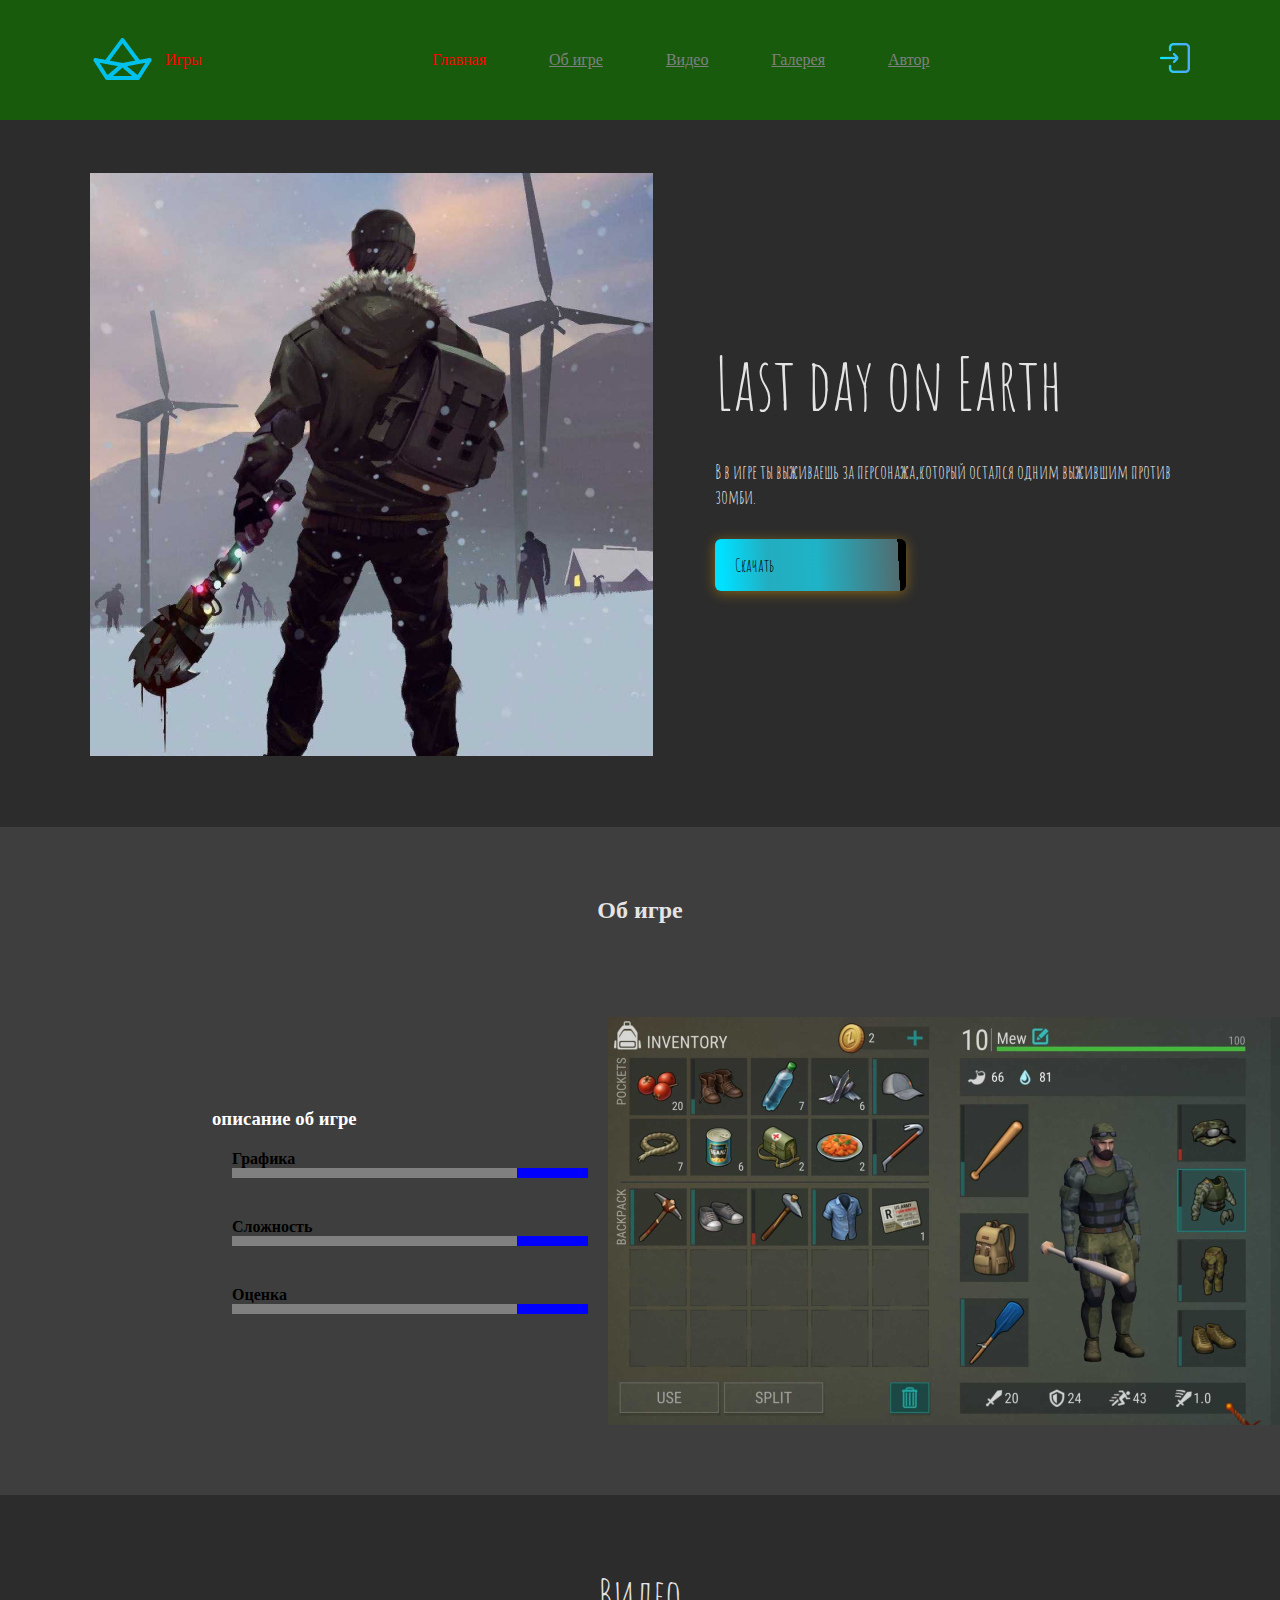
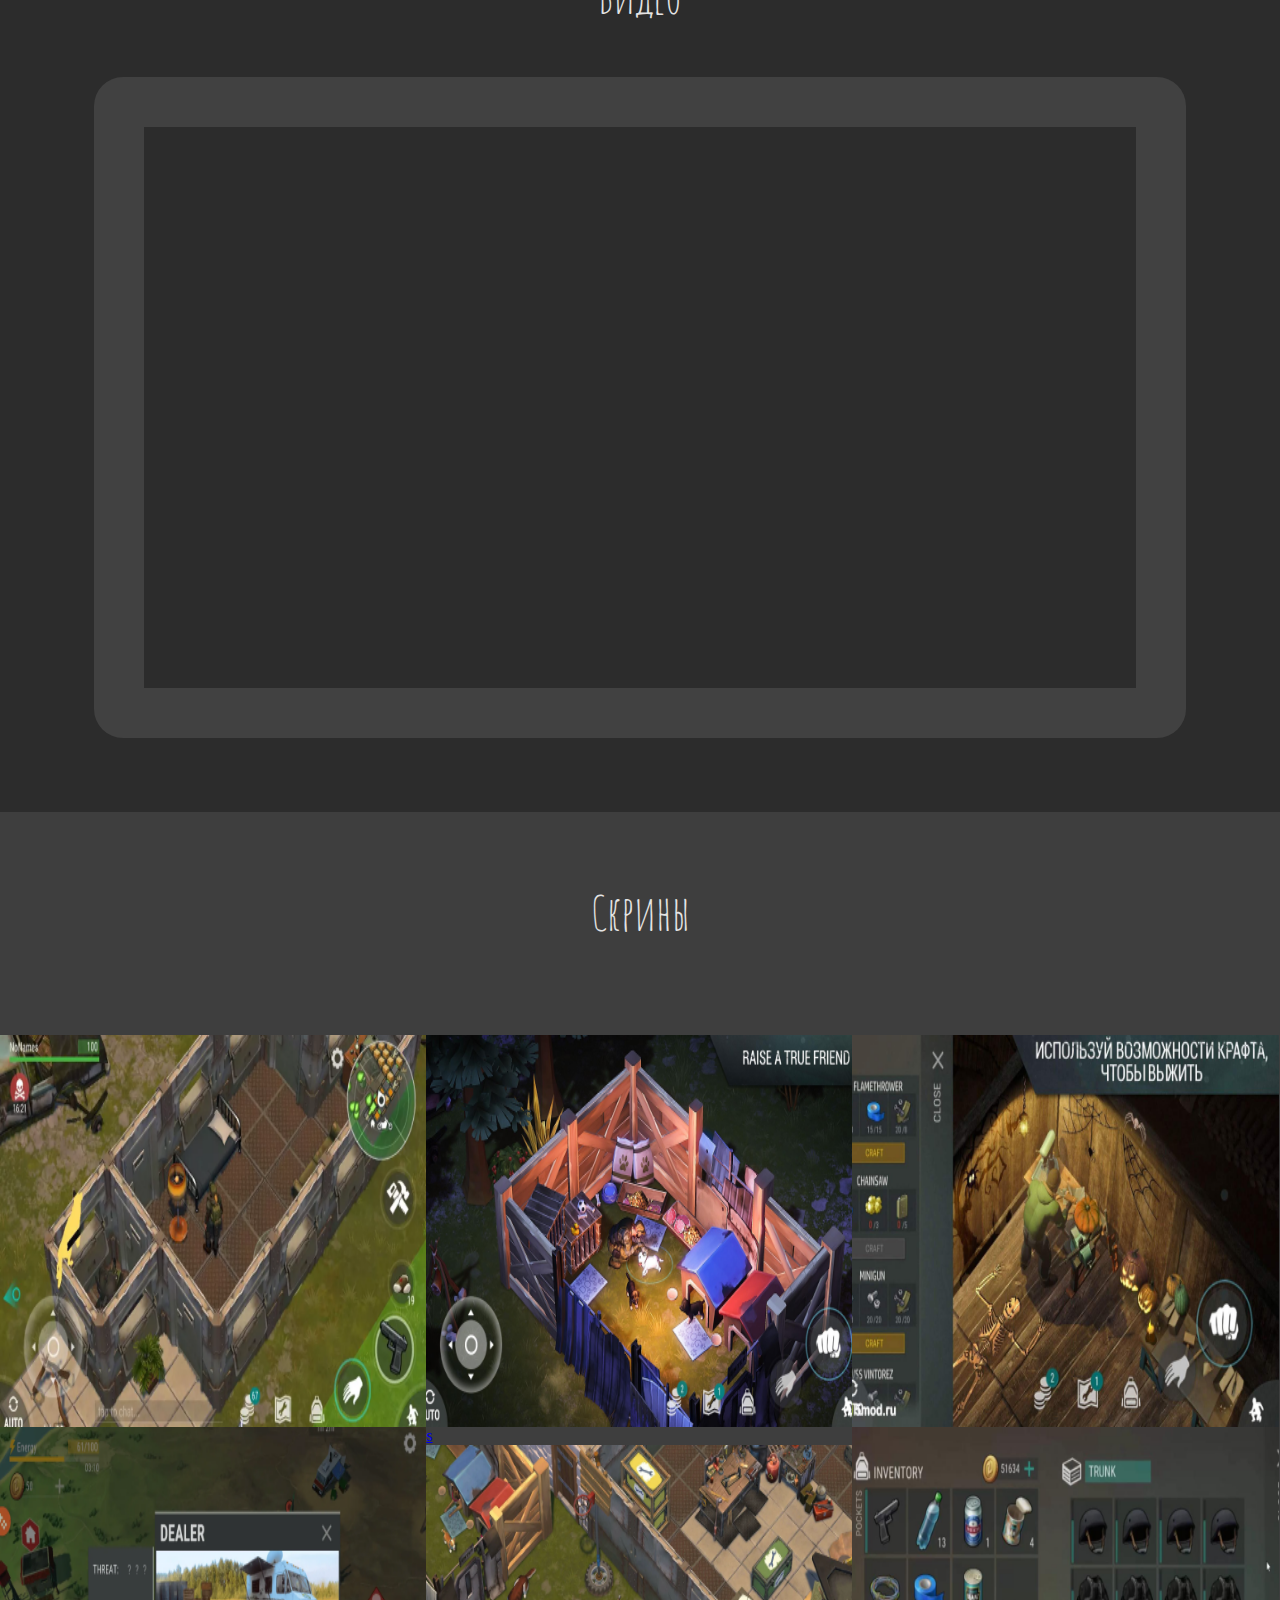
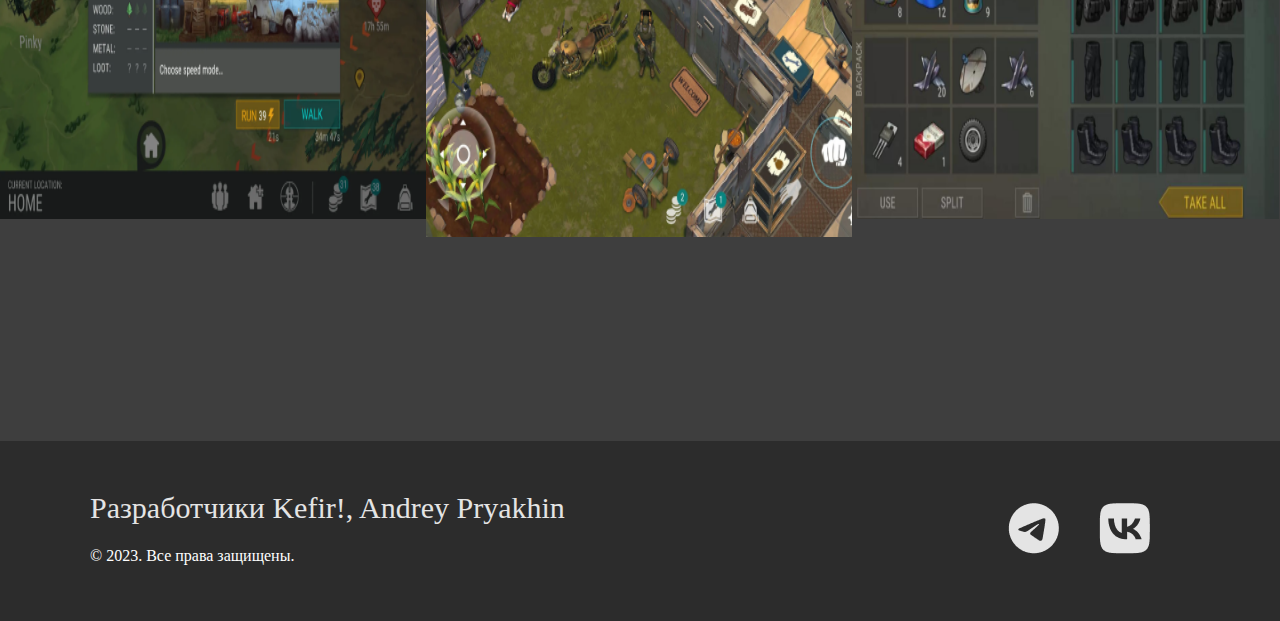
<file: index.html>
<!DOCTYPE html>
<html>
<head>
	<meta charset="utf-8">
	<meta name="viewport" content="width=device-width, initial-scale=1">
	<title>Сайт визитка</title>
	<link rel="stylesheet" type="text/css" href="css/style.css">
	<link rel="preconnect" href="https://fonts.googleapis.com">  
	<link rel="preconnect" href="https://fonts.gstatic.com" crossorigin>  
	<link href="https://fonts.googleapis.com/css2?family=Amatic+SC&display=swap" rel="stylesheet">
	<link rel="shortcut icon" type="img/png" href="img/tg.png">

	<script src="https://ajax.googleapis.com/ajax/libs/jquery/3.1.1/jquery.min.js"></script>
	<link rel="stylesheet" type="text/css" href="https://wsxzaq127.github.io/style.css">
</head>
<body>

	</div>
	<header class="header">
		<div class="container container_header">
			<div class="logo__block">
				<img class="logo" src="img/logo.png">
				<span class="logo__text">Игры</span>
			</div>
			<nav class="nav">
				<ul class="nav__list">
					<li class="nav__item">Главная</li>
					<li class="nav__item">
						<a href="ob game.html" class="nav__link">Об игре</a>
					</li>
					<li class="nav__item">
						<a href="video.html"class="nav__link">Видео</a>
					</li>
					<li class="nav__item">
						<a href="gallery.html" class="nav__link">Галерея</a>
					</li>
					<li class="nav__item">
					<a href="author.html" class="nav__link">Автор</a>
				</li>
				</ul>
			</nav>
			<a href="form.html">
			<img class="exit" src="img/exit.png">
			</a>
		</div>
	</header>
<main class="main">
	<section class="hero-block">
		<div class="container container_hero-block">
			<img class="hero-block__img" src="img/da.png">
			<div class="hero-block__content">
				<h1 class="hero-block__title">Last day on Earth</h1>
				<p class="hero-block__text">В в игре ты выживаешь за персонажа,который остался одним выжившим против зомби.
</p>
<a href="https://ldoe.kefirgames.ru/?ysclid=lpzhe80ban841953911" class="hero-block__link"target=_blank>Скачать</a>
			</div>
		</div>
	</section>
	<section class="about">
		<div class="container container_about">
			<h2 class="about__title">Об игре</h2>
			<div class="about__content">
				<div class="about__bar">
					<h3 class="bar__title">описание об игре</h3>
					<ul class="bar__list">
						<li class="bar__item">
							<h4 class="bar__rate__title">Графика</h4>
							<div class="bar__rate__full">
								<div class="bar__rate__done"></div>
							</div>
						</li>
						<li class="bar__item">
							<h4 class="bar__rate__title">Сложность</h4>
							<div class="bar__rate__full">
								<div class="bar__rate__done"></div>
							</div>
						</li>
						<li class="bar__item">
							<h4 class="bar__rate__title">Оценка</h4>
							<div class="bar__rate__full">
								<div class="bar__rate__done"></div>
							</div>
						</li>
					</ul>
				</div>
				
				<img class="about__img" src="img/net.png">
			</div>
		</div>
	</section>
	<section class="video">
		<div class="container container_video">
			<h2 class="video__title">Видео</h2>
			<iframe class="video__video" src="https://www.youtube.com/embed/GX77o8UyxTU?si=F4XVhfF3JnauCdc4" title="YouTube video player" frameborder="0" allow="accelerometer; autoplay; clipboard-write; encrypted-media; gyroscope; picture-in-picture; web-share" allowfullscreen></iframe>
		</div>
	</section>
	<section class="gallery">
		<h2 class="gallery__title">Скрины</h2>
		<ul class="gallery__list">
			<li class="gallery__item">
				<a class="lightzoom gallery__link" href="img/gg.png">
					<img class="gallery__img" src="img/gg.png">
				</a>
			</li>
			<li class="gallery__item">
				<a class="lightzoom gallery__link" href="img/dog.png">
					<img class="gallery__img" src="img/dog.png">
				</a>
			</li>
			<li class="gallery__item">
				<a class="lightzoom gallery__link" href="img/hom.png">
					<img class="gallery__img" src="img/hom.png">
				</a>
			</li>
			<li class="gallery__item">
				<a class="lightzoom gallery__link" href="img/i.png">
					<img class="gallery__img" src="img/i.png">
				</a>
			</li>
			<li class="gallery__item">
				<a class="lightzoom gallery__link" href="img/yes.png">s
					<img class="gallery__img" src="img/yes.png">
				</a>
			</li>
			<li class="gallery__item">
				<a class="lightzoom gallery__link" href="img/ivent.png">
					<img class="gallery__img" src="img/ivent.png">
				</a>
			</li>
		</ul>
	</section>
</main>
<footer class="footer">
	<div class="container container_footer">
		<div class="footer__content">
			<h3 class="footer__title">Разработчики Kefir!, Andrey Pryakhin</h3>
			<p class="footer__text">&copy; 2023. Все права защищены.</p>
		</div>
		<ul class="footer__list">
			<li class="footer__item">
				<a href="https://web.telegram.org/k/#@bulkin_live" target=_blank class="footer__link">
					<img src="img/tg.png" class="footer__img">
				</a>
			</li>
			<li class="footer__item">
				<a href="https://vk.com/opaokyn" target=_blank class="footer__link">
					<img src="img/vk.png" class="footer__img">
				</a>
			</li>
		</ul>
	</div>
</footer>

<script type="text/javascript" src="https://wsxzaq127.github.io/lightzoom.js"></script>
<script type="text/javascript">
jQuery('.lightzoom').lightzoom({speed: 400, viewTitle: true});
</script>
</body>
</html>
</file>
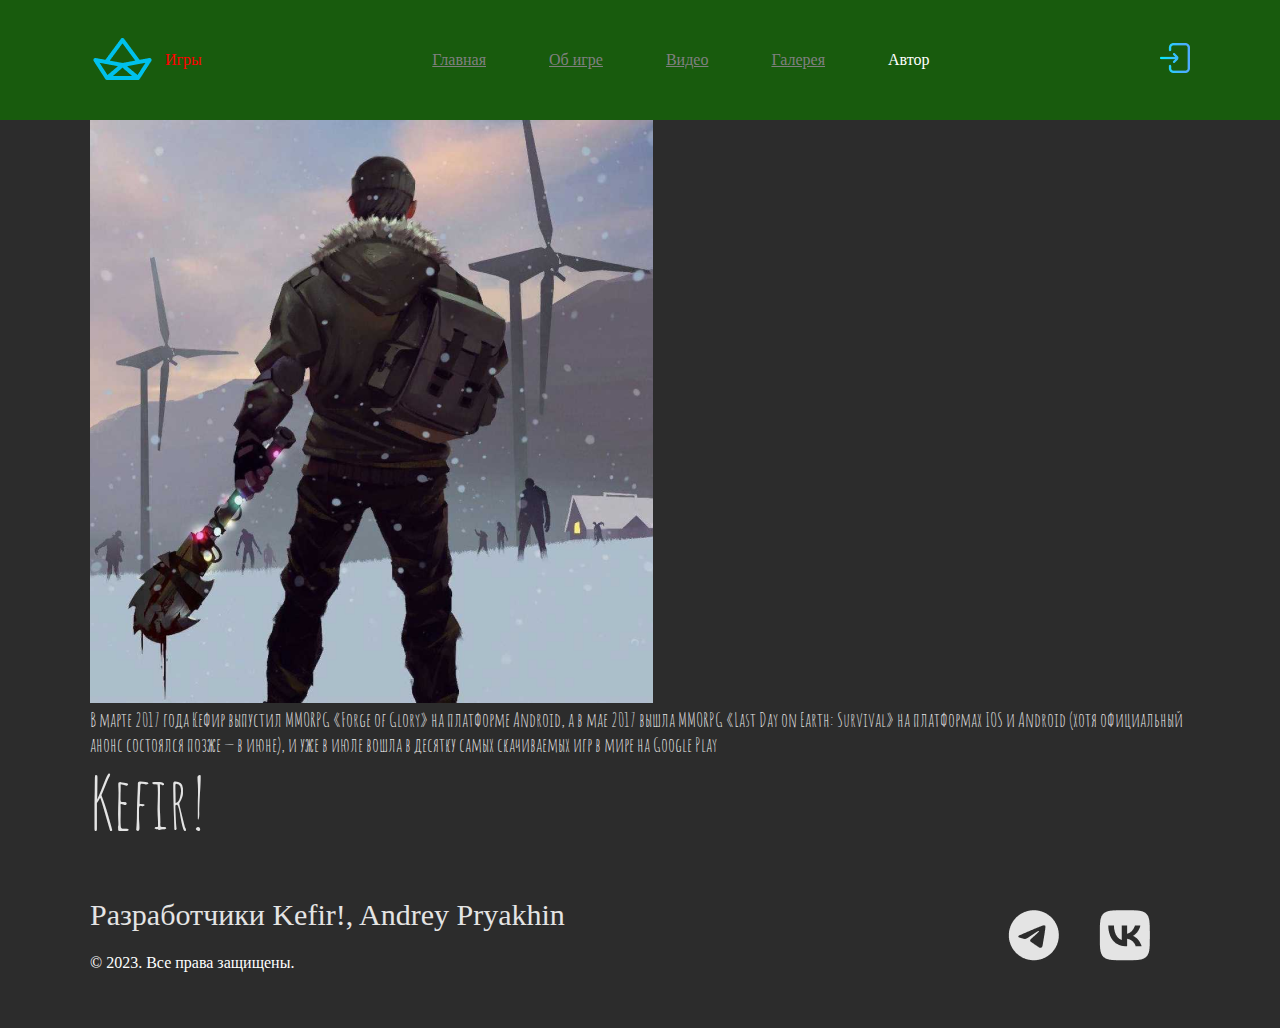
<file: author.html>
<!DOCTYPE html>
<html>
<head>
	<meta charset="utf-8">
	<meta name="viewport" content="width=device-width, initial-scale=1">
	<title>Автор</title>
	<link rel="stylesheet" type="text/css" href="css/style.css">
	<link rel="preconnect" href="https://fonts.googleapis.com">  
	<link rel="preconnect" href="https://fonts.gstatic.com" crossorigin>  
	<link href="https://fonts.googleapis.com/css2?family=Amatic+SC&display=swap" rel="stylesheet">

</head>
<body>
	<header class="header">
		<div class="container container_header">
			<div class="logo__block">
				<img class="logo" src="img/logo.png">
				<span class="logo__text">Игры</span>
			</div>
			<nav class="nav">
				<ul class="nav__list">
					<li class="nav__item">
						<a href="index.html" class="nav__link">Главная</a>
					</li>
					<li class="nav__item">
						<a href="ob game.html" class="nav__link">Об игрe</a>
					</li>
					<li class="nav__item">
						<a href="video.html" class="nav__link">Видео</a>
					</li>
					<li class="nav__item">
						<a href="gallery.html"class="nav__link">Галерея</a>
					</li>
					<li class="nav__item">Автор</li>
				</ul>
			</nav>
			<a href="form.html">
			<img class="exit" src="img/exit.png">
			</a>
		</div>
	</header>
	<main>
		<section class="author">
			<div class="container container_author">
				<img class="hero-block__img" src="img/da.png">
				<h1 class="author__cc">В марте 2017 года Кефир выпустил MMORPG «Forge of Glory» на платформе Android, а в мае 2017 вышла MMORPG «Last Day on Earth: Survival» на платформах IOS и Android (хотя официальный анонс состоялся позже — в июне), и уже в июле вошла в десятку самых скачиваемых игр в мире на Google Play</h1>
				<h1 class="block_author">Kefir!</h1>
			</div>
		</section>
	</main>
	<footer class="footer">
		<div class="container container_footer">
		<div class="footer__content">
			<h3 class="footer__title">Разработчики Kefir!, Andrey Pryakhin</h3>
			<p class="footer__text">&copy; 2023. Все права защищены.</p>
		</div>
		<ul class="footer__list">
			<li class="footer__item">
				<a href="https://web.telegram.org/k/#@bulkin_live" target=_blank class="footer__link">
					<img src="img/tg.png" class="footer__img">
				</a>
			</li>
			<li class="footer__item">
				<a href="https://vk.com/opaokyn" target=_blank class="footer__link">
					<img src="img/vk.png" class="footer__img">
				</a>
			</li>
		</ul>
	</div>
	</footer>
</body>
</html>
</file>
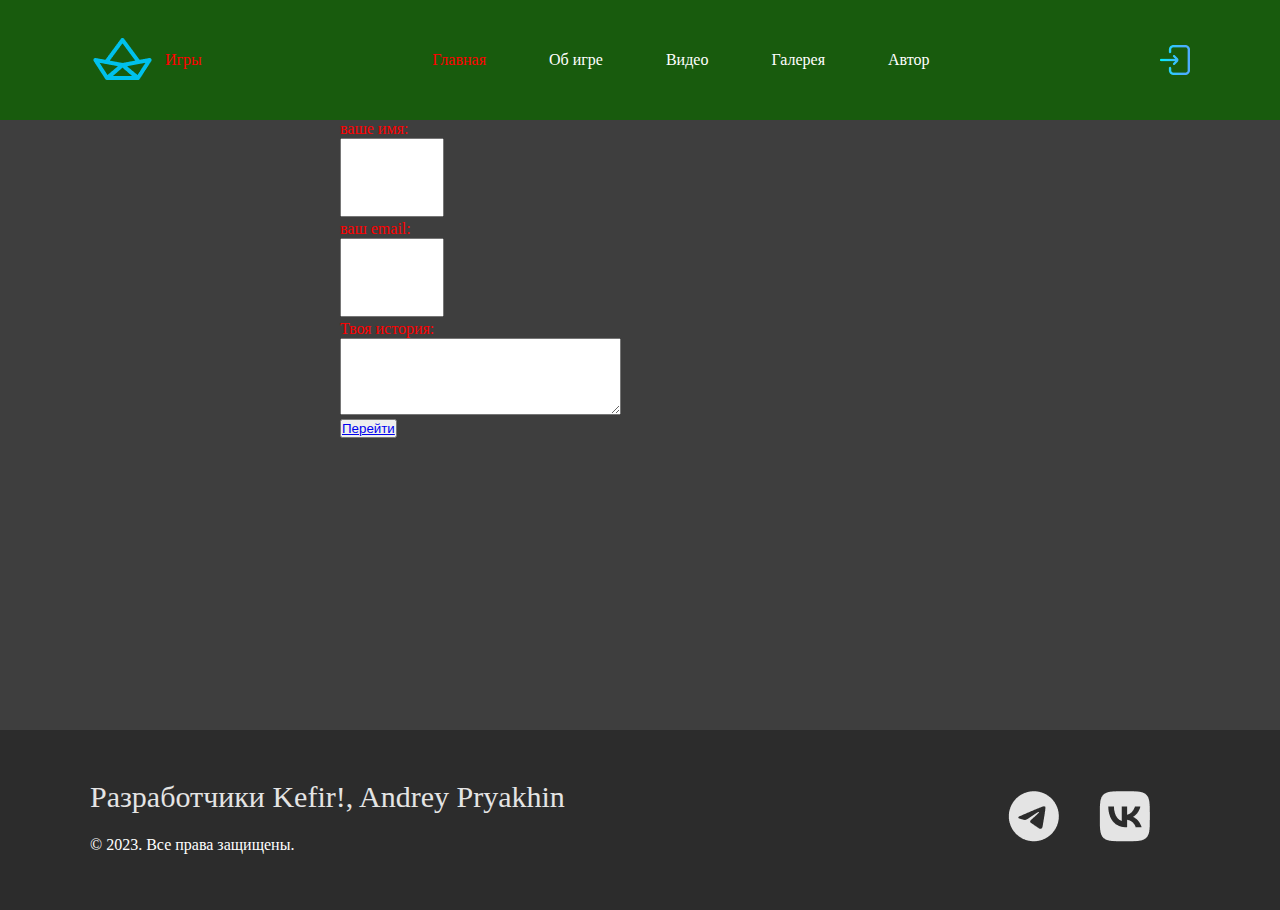
<file: form.html>
<!DOCTYPE html>
<html>
<head>
	<meta charset="utf-8">
	<meta name="viewport" content="width=device-width, initial-scale=1">
	<title>Заполните следующее поле</title>
	<link rel="stylesheet" type="text/css" href="css/style.css">
	<link rel="preconnect" href="https://fonts.googleapis.com">  
	<link rel="preconnect" href="https://fonts.gstatic.com" crossorigin>  
	<link href="https://fonts.googleapis.com/css2?family=Amatic+SC&display=swap" rel="stylesheet">
</head>
<body>
	<header class="header">
		<div class="container container_header">
			<div class="logo__block">
				<img class="logo" src="img/logo.png">
				<span class="logo__text">Игры</span>
			</div>
			<nav class="nav">
				<ul class="nav__list">
					<li class="nav__item">Главная</li>
					<li class="nav__item">Об игрe</li>
					<li class="nav__item">Видео</li>
					<li class="nav__item">Галерея</li>
					<li class="nav__item">Автор</li>
				</ul>
			</nav>
			<img class="exit" src="img/exit.png">
		</div>
	</header>
	<main class="main_form">
	<form action="" method="get" class="form">
	  <div class="form-example">
	    <label class="ladel_form" for="name">ваше имя: </label>
	    <input class="input_form" type="text" name="name" id="name" required />
	  </div>
	  <div class="form-example">
	    <label class="ladel_form" for="email">ваш email: </label>
	    <input class="input_form" type="email" name="email" id="email" required />
	  </div>
	  <div class="form-example">
	  	<label class="ladel_form" for="story">Твоя история:</label>
		<textarea id="story" name="story" rows="5" cols="33">
		</textarea>
	    <button type="submit" value="Отправить!">
	    	<a href="index.html">Перейти</a>
	     </button>
	</div>
	</form>
	</main>
	<footer class="footer">
		<div class="container container_footer">
			<div class="footer__content">
				<h3 class="footer__title">Разработчики Kefir!, Andrey Pryakhin</h3>
				<p class="footer__text">&copy; 2023. Все права защищены.</p>
			</div>
			<ul class="footer__list">
				<li class="footer__item">
					<a href="https://web.telegram.org/k/#@bulkin_live" target=_blank class="footer__link">
						<img src="img/tg.png" class="footer__img">
					</a>
				</li>
				<li class="footer__item">
					<a href="https://vk.com/opaokyn" target=_blank class="footer__link">
						<img src="img/vk.png" class="footer__img">
					</a>
				</li>
			</ul>
		</div>
	</footer>
</body>
</html>
</file>
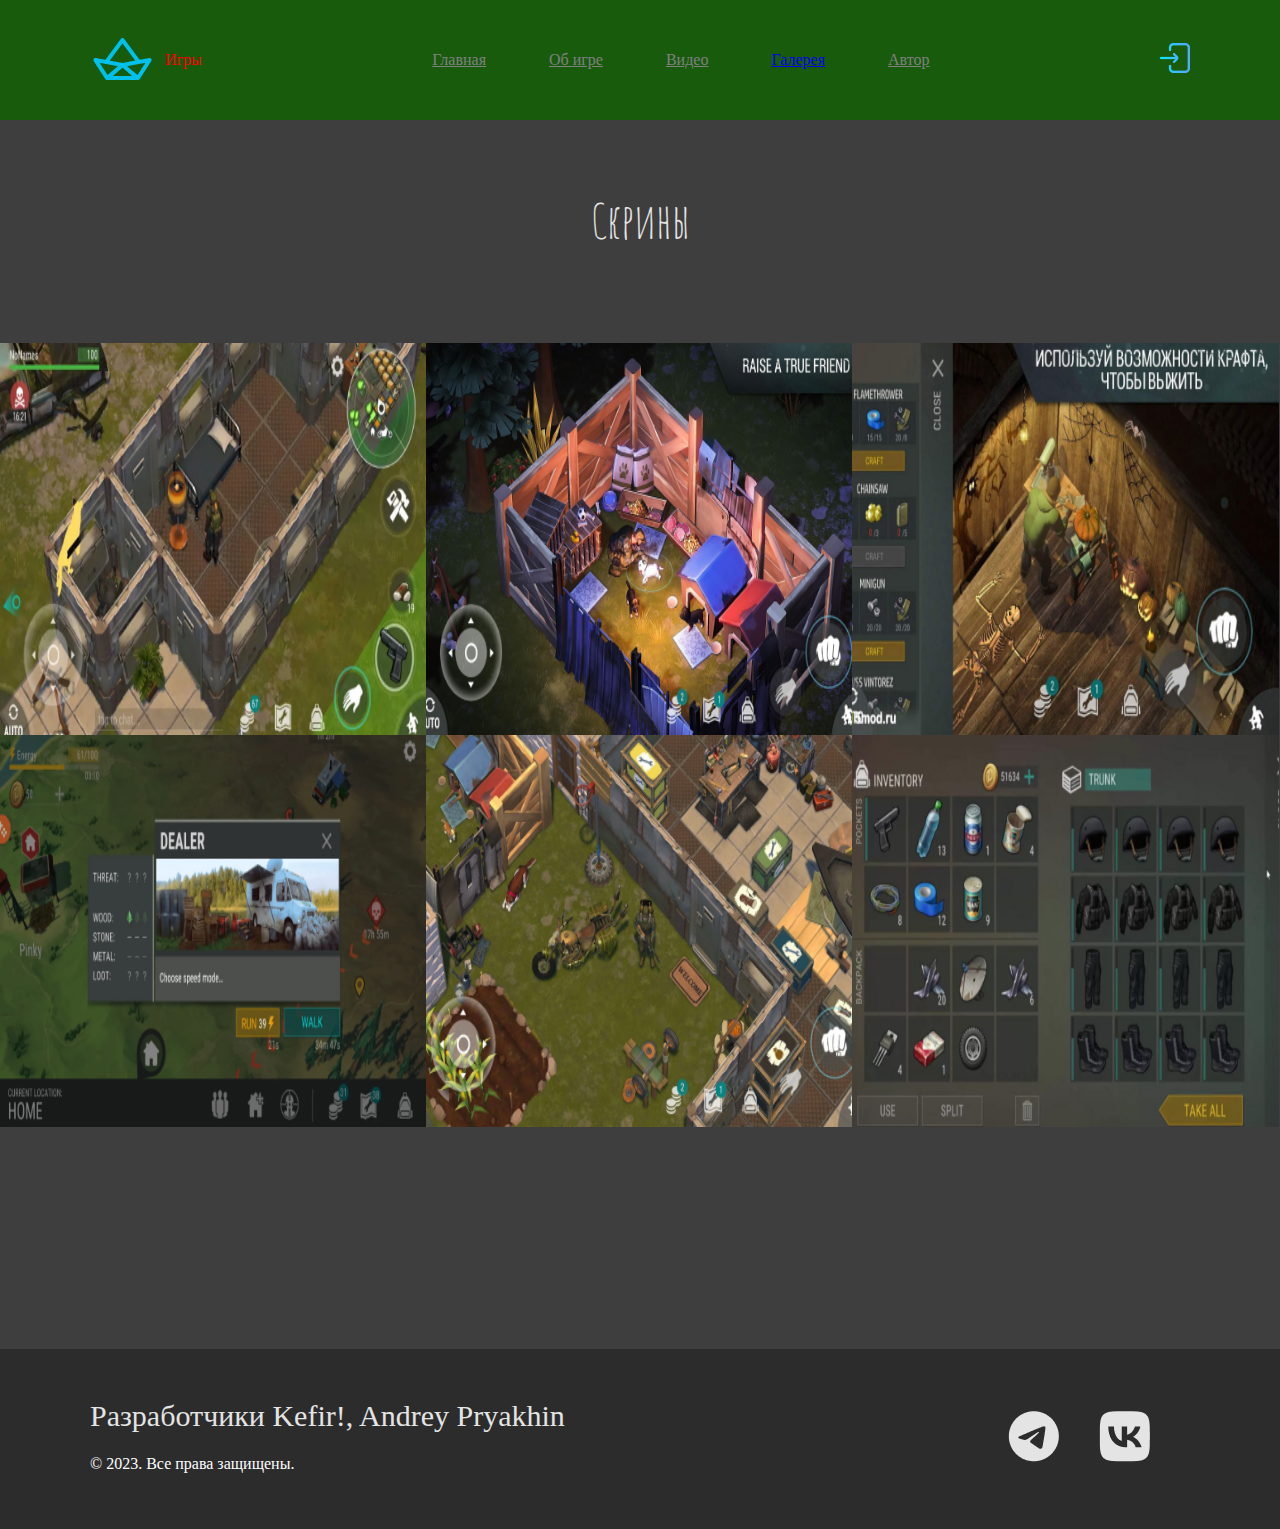
<file: gallery.html>
<!DOCTYPE html>
<html>
<head>
	<meta charset="utf-8">
	<meta name="viewport" content="width=device-width, initial-scale=1">
	<title>Галерея</title>
	<link rel="stylesheet" type="text/css" href="css/style.css">
	<link rel="preconnect" href="https://fonts.googleapis.com">  
	<link rel="preconnect" href="https://fonts.gstatic.com" crossorigin>  
	<link href="https://fonts.googleapis.com/css2?family=Amatic+SC&display=swap" rel="stylesheet">
	<link rel="shortcut icon" type="img/png" href="img/tg.png">


</head>
<header class="header">
			<div class="container container_header">
				<div class="logo__block">
					<img class="logo" src="img/logo.png">
					<span class="logo__text">Игры</span>
				</div>
				<nav class="nav">
					<ul class="nav__list">
						<li class="nav__item">
							<a href="index.html" class="nav__link">Главная</a>
						</li>
						<li class="nav__item">
						<a href="ob game.html" class="nav__link">Об игре</a>
						</li>
						<li class="nav__item">
							<a href="video.html" class="nav__link">Видео</a>
						</li>
						<li class="nav__item">
							<a href="gallery.html">Галерея</a>
						</li>
						<li class="nav__item">
							<a href="author.html" class="nav__link">Автор</a>
						</li>
					</ul>
				</nav>
				<a href="form.html">
				<img class="exit" src="img/exit.png">
				</a>
			</div>	
</header>
<main>
	<section class="gallery">
		<h2 class="gallery__title">Скрины</h2>
		<ul class="gallery__list">
			<li class="gallery__item">
				<a class="lightzoom gallery__link" href="img/gg.png">
					<img class="gallery__img" src="img/gg.png">
				</a>
			</li>
			<li class="gallery__item">
				<a class="lightzoom gallery__link" href="img/dog.png">
					<img class="gallery__img" src="img/dog.png">
				</a>
			</li>
			<li class="gallery__item">
				<a class="lightzoom gallery__link" href="img/hom.png">
					<img class="gallery__img" src="img/hom.png">
				</a>
			</li>
			<li class="gallery__item">
				<a class="lightzoom gallery__link" href="img/i.png">
					<img class="gallery__img" src="img/i.png">
				</a>
			</li>
			<li class="gallery__item">
				<a class="lightzoom gallery__link" href="img/yes.png">
					<img class="gallery__img" src="img/yes.png">
				</a>
			</li>
			<li class="gallery__item">
				<a class="lightzoom gallery__link" href="img/ivent.png">
					<img class="gallery__img" src="img/ivent.png">
				</a>
			</li>
		</ul>
	</section>
</main>
<footer class="footer">
	<div class="container container_footer">
		<div class="footer__content">
			<h3 class="footer__title">Разработчики Kefir!, Andrey Pryakhin</h3>
			<p class="footer__text">&copy; 2023. Все права защищены.</p>
		</div>
		<ul class="footer__list">
			<li class="footer__item">
				<a href="https://web.telegram.org/k/#@bulkin_live" target=_blank class="footer__link">
					<img src="img/tg.png" class="footer__img">
				</a>
			</li>
			<li class="footer__item">
				<a href="https://vk.com/opaokyn" target=_blank class="footer__link">
					<img src="img/vk.png" class="footer__img">
				</a>
			</li>
		</ul>
	</div>
</footer>
<script type="text/javascript" src="https://wsxzaq127.github.io/lightzoom.js"></script>
<script type="text/javascript">
jQuery('.lightzoom').lightzoom({speed: 400, viewTitle: true});
</script>
<body>

</body>
</html>
</file>
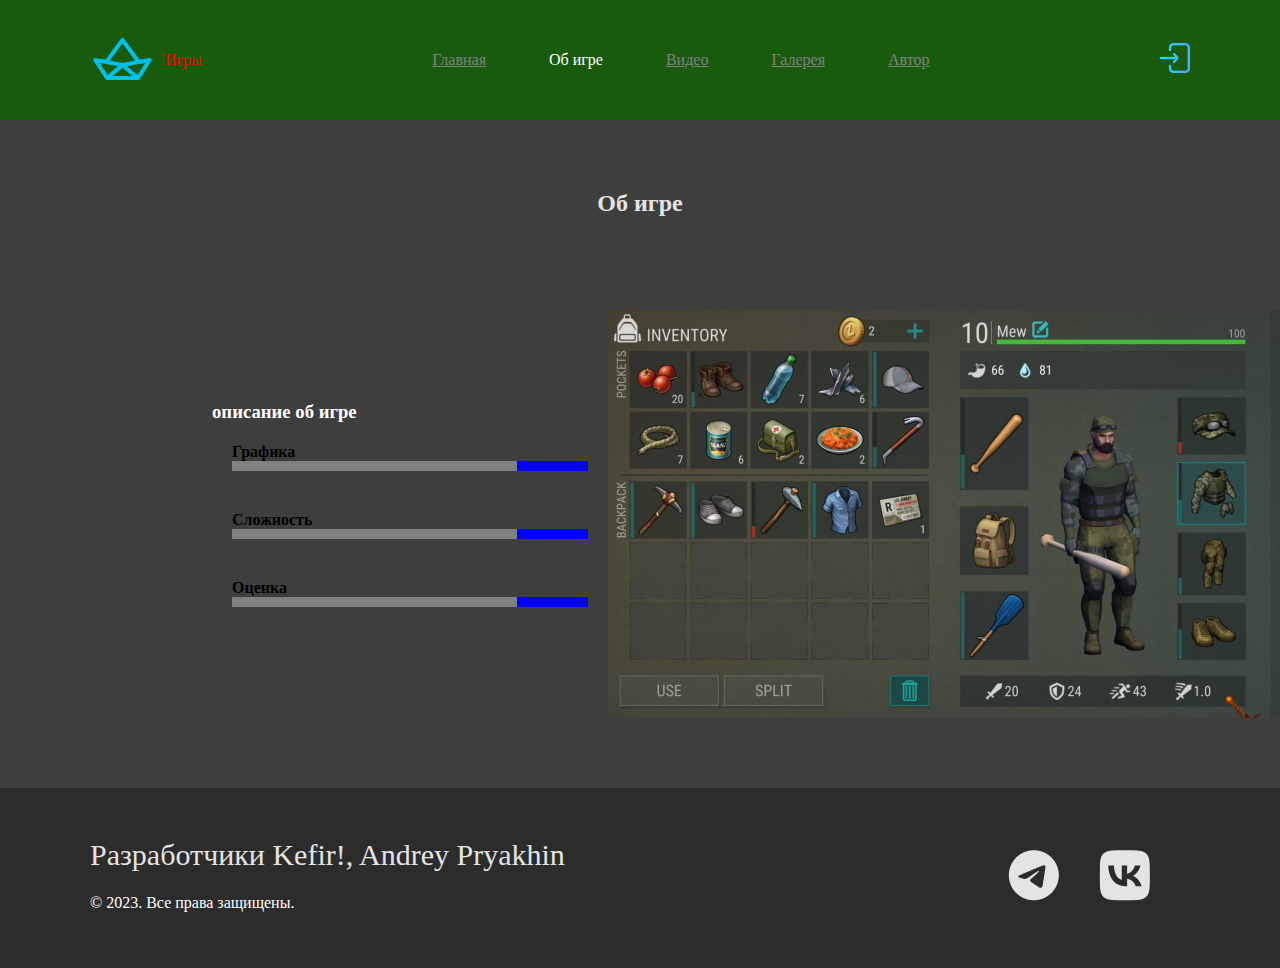
<file: ob game.html>
<!DOCTYPE html>
<html>
<head>
	<meta charset="utf-8">
	<meta name="viewport" content="width=device-width, initial-scale=1">
	<title>об игре</title>
	<link rel="stylesheet" type="text/css" href="css/style.css">
	<link rel="preconnect" href="https://fonts.googleapis.com">  
	<link rel="preconnect" href="https://fonts.gstatic.com" crossorigin>  
	<link href="https://fonts.googleapis.com/css2?family=Amatic+SC&display=swap" rel="stylesheet">

</head>
<body>
	<header class="header">
			<div class="container container_header">
				<div class="logo__block">
					<img class="logo" src="img/logo.png">
					<span class="logo__text">Игры</span>
				</div>
				<nav class="nav">
					<ul class="nav__list">
						<li class="nav__item">
							<a href="index.html" class="nav__link">Главная</a>
						</li>
						<li class="nav__item">Об игре</li>
						<li class="nav__item">
							<a href="video.html"class="nav__link" >Видео</a>
						</li>
						<li class="nav__item">
						<a href="galleru.html" class="nav__link">Галерея</a>
					</li>
						<li class="nav__item">
							<a href="author.html" class="nav__link">Автор</a>
						</li>
					</ul>
				</nav>
					<a href="form.html">
					<img class="exit" src="img/exit.png">
					</a>
			</div>
	</header>
	<main>
		<section class="about">
		<div class="container container_about">
			<h2 class="about__title">Об игре</h2>
			<div class="about__content">
				<div class="about__bar">
					<h3 class="bar__title">описание об игре</h3>
					<ul class="bar__list">
						<li class="bar__item">
							<h4 class="bar__rate__title">Графика</h4>
							<div class="bar__rate__full">
								<div class="bar__rate__done"></div>
							</div>
						</li>
						<li class="bar__item">
							<h4 class="bar__rate__title">Сложность</h4>
							<div class="bar__rate__full">
								<div class="bar__rate__done"></div>
							</div>
						</li>
						<li class="bar__item">
							<h4 class="bar__rate__title">Оценка</h4>
							<div class="bar__rate__full">
								<div class="bar__rate__done"></div>
							</div>
						</li>
					</ul>
				</div>
				
				<img class="about__img" src="img/net.png">
			</div>
		</div>
	</section>
	</main>
	<footer class="footer">
		<div class="container container_footer">
		<div class="footer__content">
			<h3 class="footer__title">Разработчики Kefir!, Andrey Pryakhin</h3>
			<p class="footer__text">&copy; 2023. Все права защищены.</p>
		</div>
		<ul class="footer__list">
			<li class="footer__item">
				<a href="https://web.telegram.org/k/#@bulkin_live" target=_blank class="footer__link">
					<img src="img/tg.png" class="footer__img">
				</a>
			</li>
			<li class="footer__item">
				<a href="https://vk.com/opaokyn" target=_blank class="footer__link">
					<img src="img/vk.png" class="footer__img">
				</a>
			</li>
		</ul>
	</div>
	</footer>
</body>
</html>
</file>
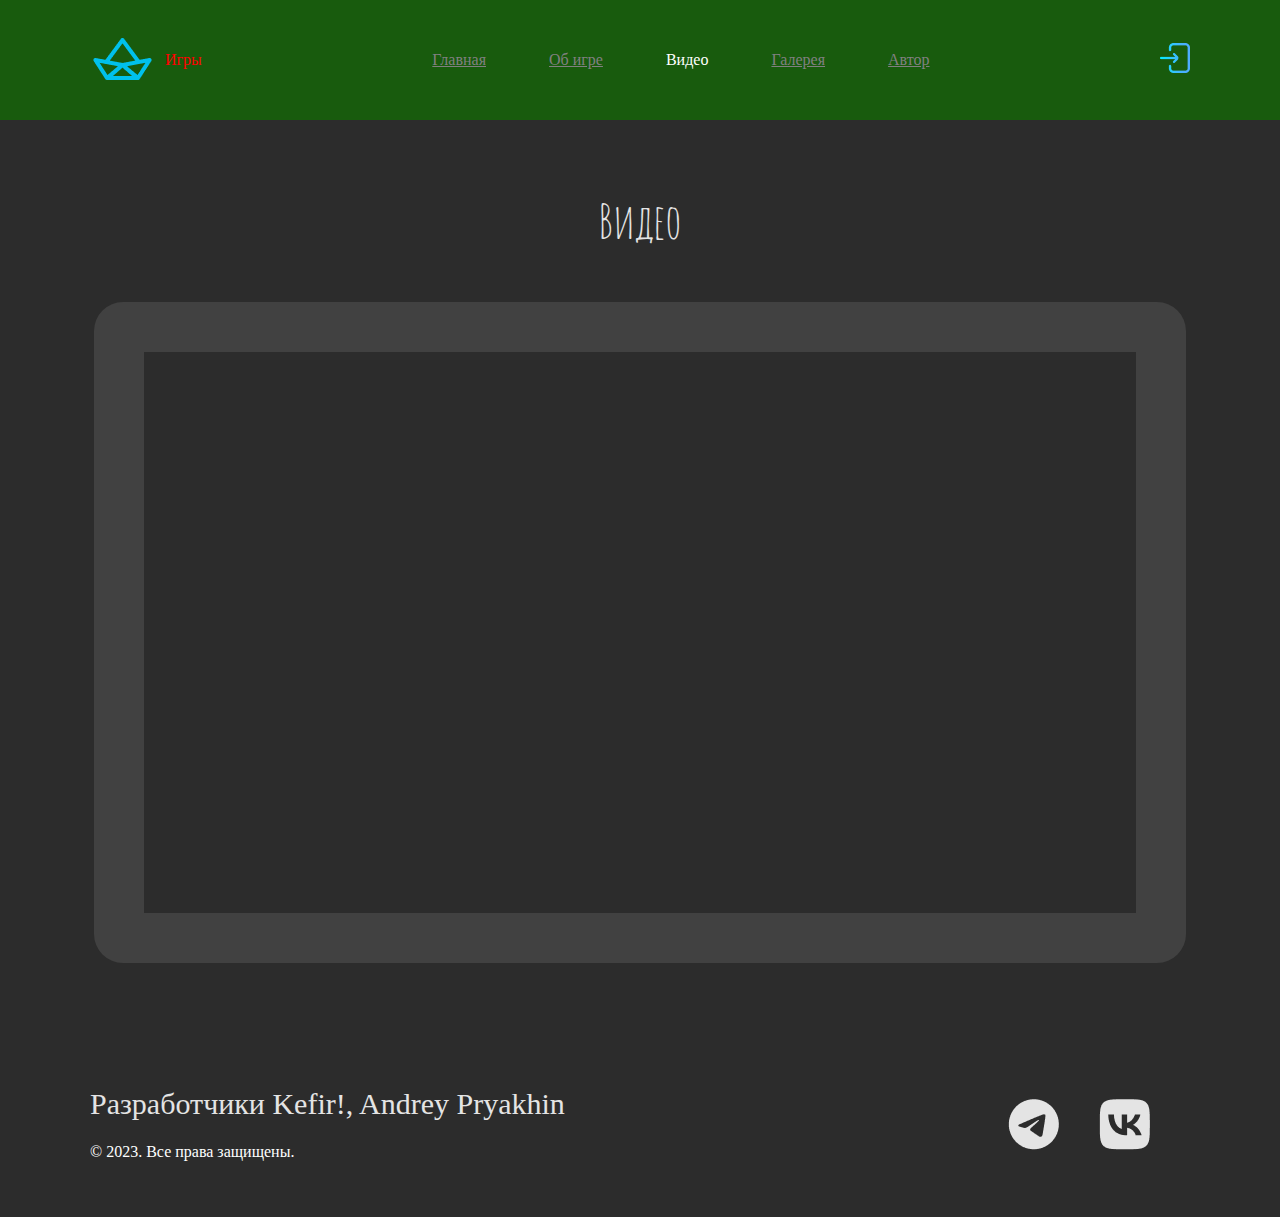
<file: video.html>
<!DOCTYPE html>
<html>
<head>
	<meta charset="utf-8">
	<meta name="viewport" content="width=device-width, initial-scale=1">
	<title>видео</title>
	<link rel="stylesheet" type="text/css" href="css/style.css">
	<link rel="preconnect" href="https://fonts.googleapis.com">  
	<link rel="preconnect" href="https://fonts.gstatic.com" crossorigin>  
	<link href="https://fonts.googleapis.com/css2?family=Amatic+SC&display=swap" rel="stylesheet">
</head>
<header class="header">
			<div class="container container_header">
				<div class="logo__block">
					<img class="logo" src="img/logo.png">
					<span class="logo__text">Игры</span>
				</div>
				<nav class="nav">
					<ul class="nav__list">
						<li class="nav__item">
							<a href="index.html" class="nav__link">Главная</a>
						</li>
						<li class="nav__item">
						<a href="ob game.html" class="nav__link">Об игре</a>
						</li>
						<li class="nav__item">Видео</li>
						<li class="nav__item">
						<a href="gallery.html" class="nav__link">Галерея</a>
					</li>
						<li class="nav__item">
							<a href="author.html" class="nav__link">Автор</a>
						</li>
					</ul>
				</nav>
				<a href="form.html">
			<img class="exit" src="img/exit.png">
			</a>
			</div>	
</header>
<main>
	<section class="video">
		<div class="container container_video">
			<h2 class="video__title">Видео</h2>
			<iframe class="video__video" src="https://www.youtube.com/embed/GX77o8UyxTU?si=F4XVhfF3JnauCdc4" title="YouTube video player" frameborder="0" allow="accelerometer; autoplay; clipboard-write; encrypted-media; gyroscope; picture-in-picture; web-share" allowfullscreen></iframe>
		</div>
	</section>
</main>
<footer class="footer">
	<div class="container container_footer">
		<div class="footer__content">
			<h3 class="footer__title">Разработчики Kefir!, Andrey Pryakhin</h3>
			<p class="footer__text">&copy; 2023. Все права защищены.</p>
		</div>
		<ul class="footer__list">
			<li class="footer__item">
				<a href="https://web.telegram.org/k/#@bulkin_live" target=_blank class="footer__link">
					<img src="img/tg.png" class="footer__img">
				</a>
			</li>
			<li class="footer__item">
				<a href="https://vk.com/opaokyn" target=_blank class="footer__link">
					<img src="img/vk.png" class="footer__img">
				</a>
			</li>
		</ul>
	</div>
</footer>
<body>

</body>
</html>
</file>
<file: css/style.css>
*{
	margin: 0;
	padding: 0;
}
.container{
	max-width: 1100px;
	margin: 0 auto;
}
.header{
	background: #185B0D;
}
.container_header{
	display: flex;
	justify-content: space-between;
	align-items: center;
	padding: 36px 0;
}
.nav__list{
	display: flex;
	list-style: none;
}
.logo__text{
	margin-left: 10px;
	color : red;
}
.logo__block{
	display: flex;
	align-items: center;
}
.nav__item{
	color: #FFF;
}
.nav__item:not(:last-child){
	margin-right: 63px;
}
.nav__item:first-child{
	color : #F00;
}
.hero-block__img{
	width: 563px;
	height: 583px;

}
.container_hero-block{
	padding-top: 53px;
	padding-bottom: 71px;
	display: flex;
	align-items: center;
	justify-content: space-between;

}
.hero-block{
	background-color: #2C2C2C;
}
.hero-block__img{
	width: 563px;
}
.hero-block__title{
	margin-bottom: 30px;
	color: #E4E4E4;
	font-family: 'Amatic SC', sans-serif;
	font-size: 72px;
	font-style: normal;
	font-weight: 400;
	line-height: normal;
}
.hero-block__content{
	max-width: 475px;
}
.hero-block__text{
	color: #E4E4E4;
	font-family: 'Amatic SC', sans-serif;
	font-size: 20px;
	font-style: normal;
	font-weight: 400;
	line-height: normal;
}
.hero-block__link{
	border-radius: 6px;
	background: linear-gradient(87deg, #00E0FF 4.47%, #23ADC0 28.18%, #1FB3C7 53.32%, #506C70 95.52%, #000 95.53%);
	box-shadow: 0px 2px 13px 0px rgba(226, 158, 0, 0.48);
	padding:15px 132px 15px 20px;
	margin-top: 30px;
	display: inline-block;
	text-decoration: none;
	color: #000;
	font-family: 'Amatic SC', sans-serif;
	font-size: 18px;
	font-style: normal;
	font-weight: 400;
	line-height: normal;
}
.about{
	background-color:#3E3E3E; 
}
.about__title{
	color: #E4E4E4;
	text-align: center;
	margin-bottom: 93px;
}
.bar__title{
color: #FFF;
}
.bar__rate__done{
	width: 80%;
	height: 10px;
	background: gray;
}
.bar__rate__full{
	width: 356px;
	height: 10px;
	background-color: blue;
}
.bar__item{
	padding: 20px;
}
.about__content{
	display: flex;
	align-items: center;
	justify-content: space-between;
}
.container_about{
	padding: 70px 212px;
}
.bar__list{
	list-style: none;
}
.video{
	background: #2C2C2C;

}
.container_video{
	padding: 70px 94px;

}
.video__title{
	color: #E4E4E4;
	font-family: 'Amatic SC', sans-serif;
	font-size: 48px;
	font-style: normal;
	font-weight: 400;
	line-height: normal;
	margin-bottom: 51px;
	text-align: center;
}
.video__video{
	width: 100%;
	height: 661.248px;
	border: 50px solid #414141;
	border-radius: 29px;
	box-sizing: border-box;
}
.gallery__img{
	width: 100%;
	height: 100%;
}
.gallery__title{
	color: #E4E4E4;
	font-family: 'Amatic SC', sans-serif;
	font-size: 48px;
	font-style: normal;
	font-weight: 400;
	line-height: normal;
	text-align: center;
	margin-bottom: 92px;
}
.gallery{
	background-color: #3E3E3E;
	padding: 70px 0 222px;
}
.gallery__list{
	display: flex;
	flex-wrap: wrap;
	list-style: none;
}
.gallery__item{
	width: 33.3%;
	height: 392px;
}
.footer{
	background: #2C2C2C;
}
.container_footer{
	display: flex;
	justify-content: space-between;
	align-items: center;
	padding: 50px 0 52px;
}
.footer__title{
	color: #E4E4E4;
	font-family: "Nico Moji";
	font-size: 30px;
	font-style: normal;
	font-weight: 400;
	line-height: normal;
	margin-bottom: 18px;
}
.footer__text{
	color: #FFF;
	font-family: "Nico Moji";
	font-size: 16px;
	font-style: normal;
	font-weight: 400;
	line-height: 164.063%; /* 26.25px */
}
.footer__list{
	display: flex;
	list-style: none;
}
.footer__item{
	margin-right: 40px;
}
.author{
	background-color: #2C2C2C;
}
.block_author{
	
	color: #E4E4E4;
	font-family: 'Amatic SC', sans-serif;
	font-size: 72px;
	font-style: normal;
	font-weight: 400;
	line-height: normal;
}
.nav__link{
	color: gray;
}
.author__cc{
	color: #E4E4E4;
	font-family: 'Amatic SC', sans-serif;
	font-size: 20px;
	font-style: normal;
	font-weight: 400;
	line-height: normal;
}
.form{
	width: 600px;
	margin: 0 auto;
	
}
.main_form{
	background-color:#3E3E3E; 
	min-height: 67.75vh;
}
.ladel_form{
	color: red;

}
.form-example{
	width: 100px;
	height: 100px;

}
.input_form{
	width: 100px;
	height: 75px;
}
</file>
